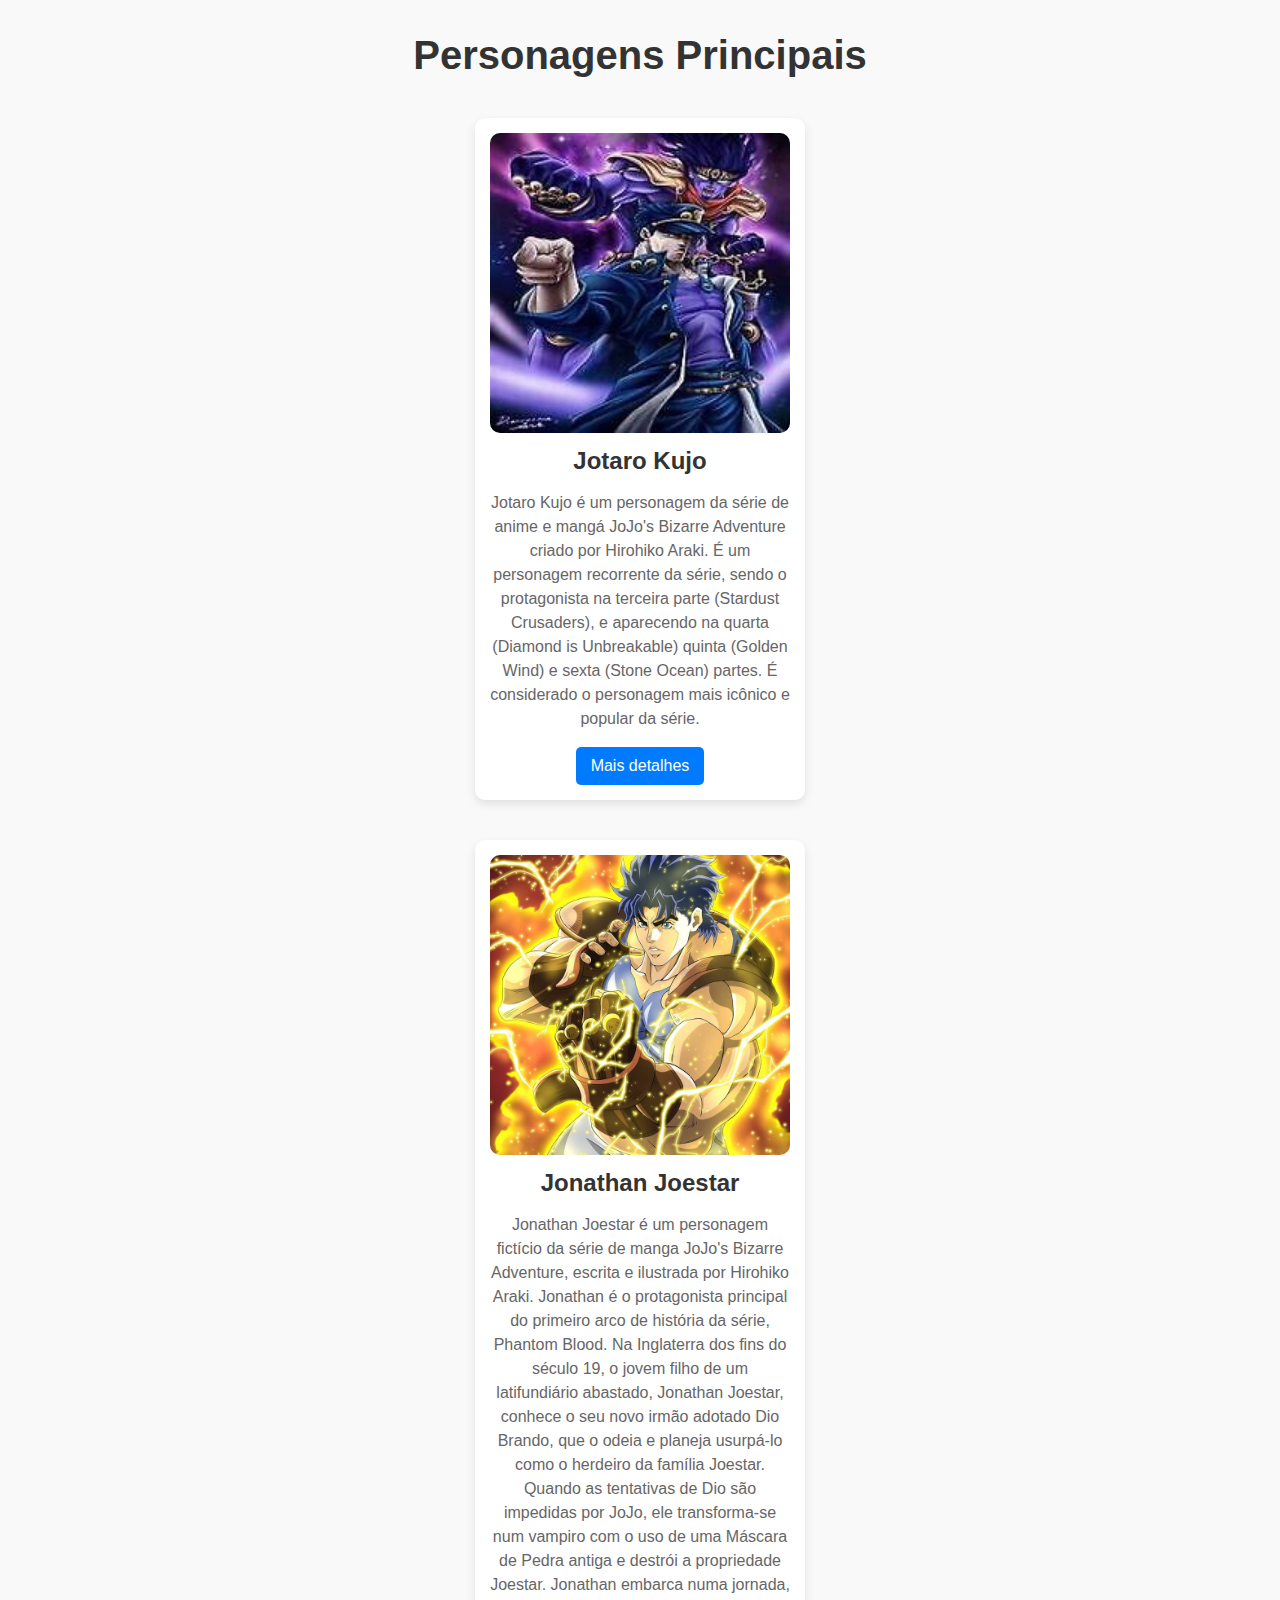
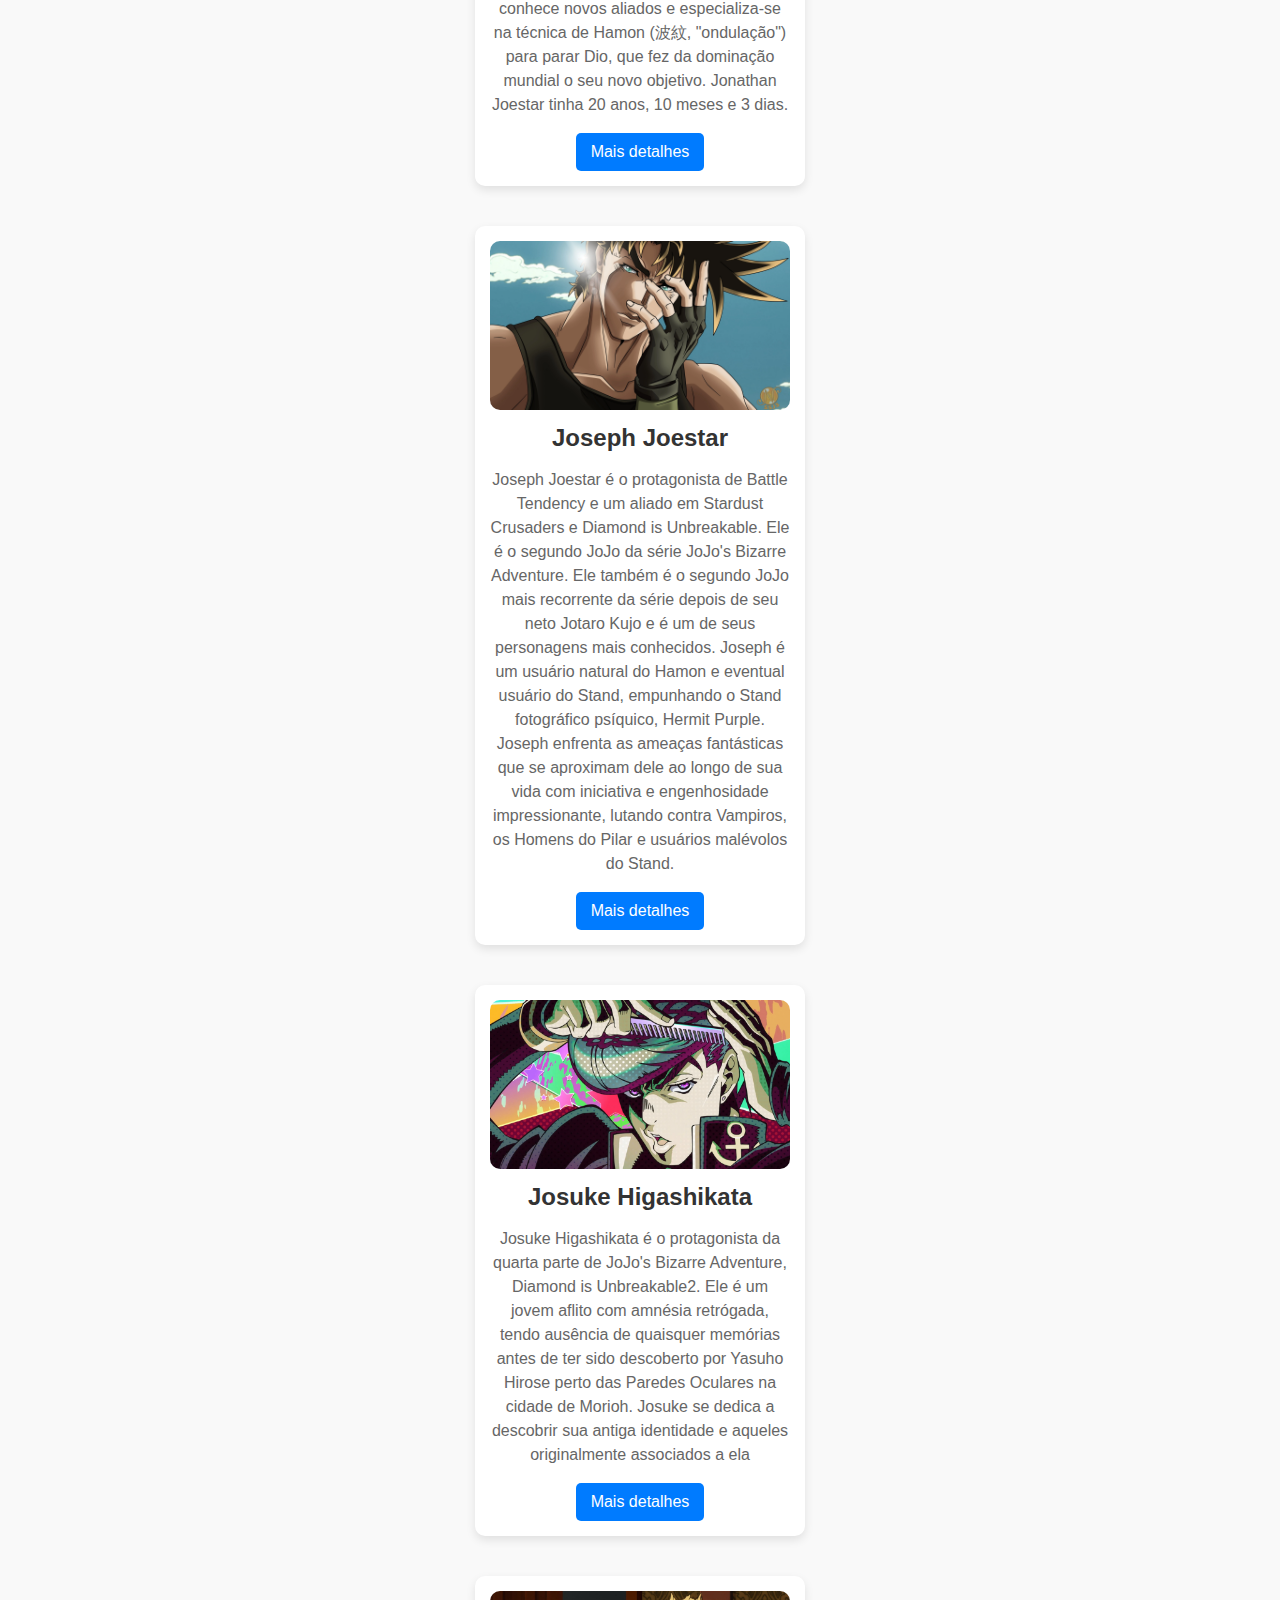
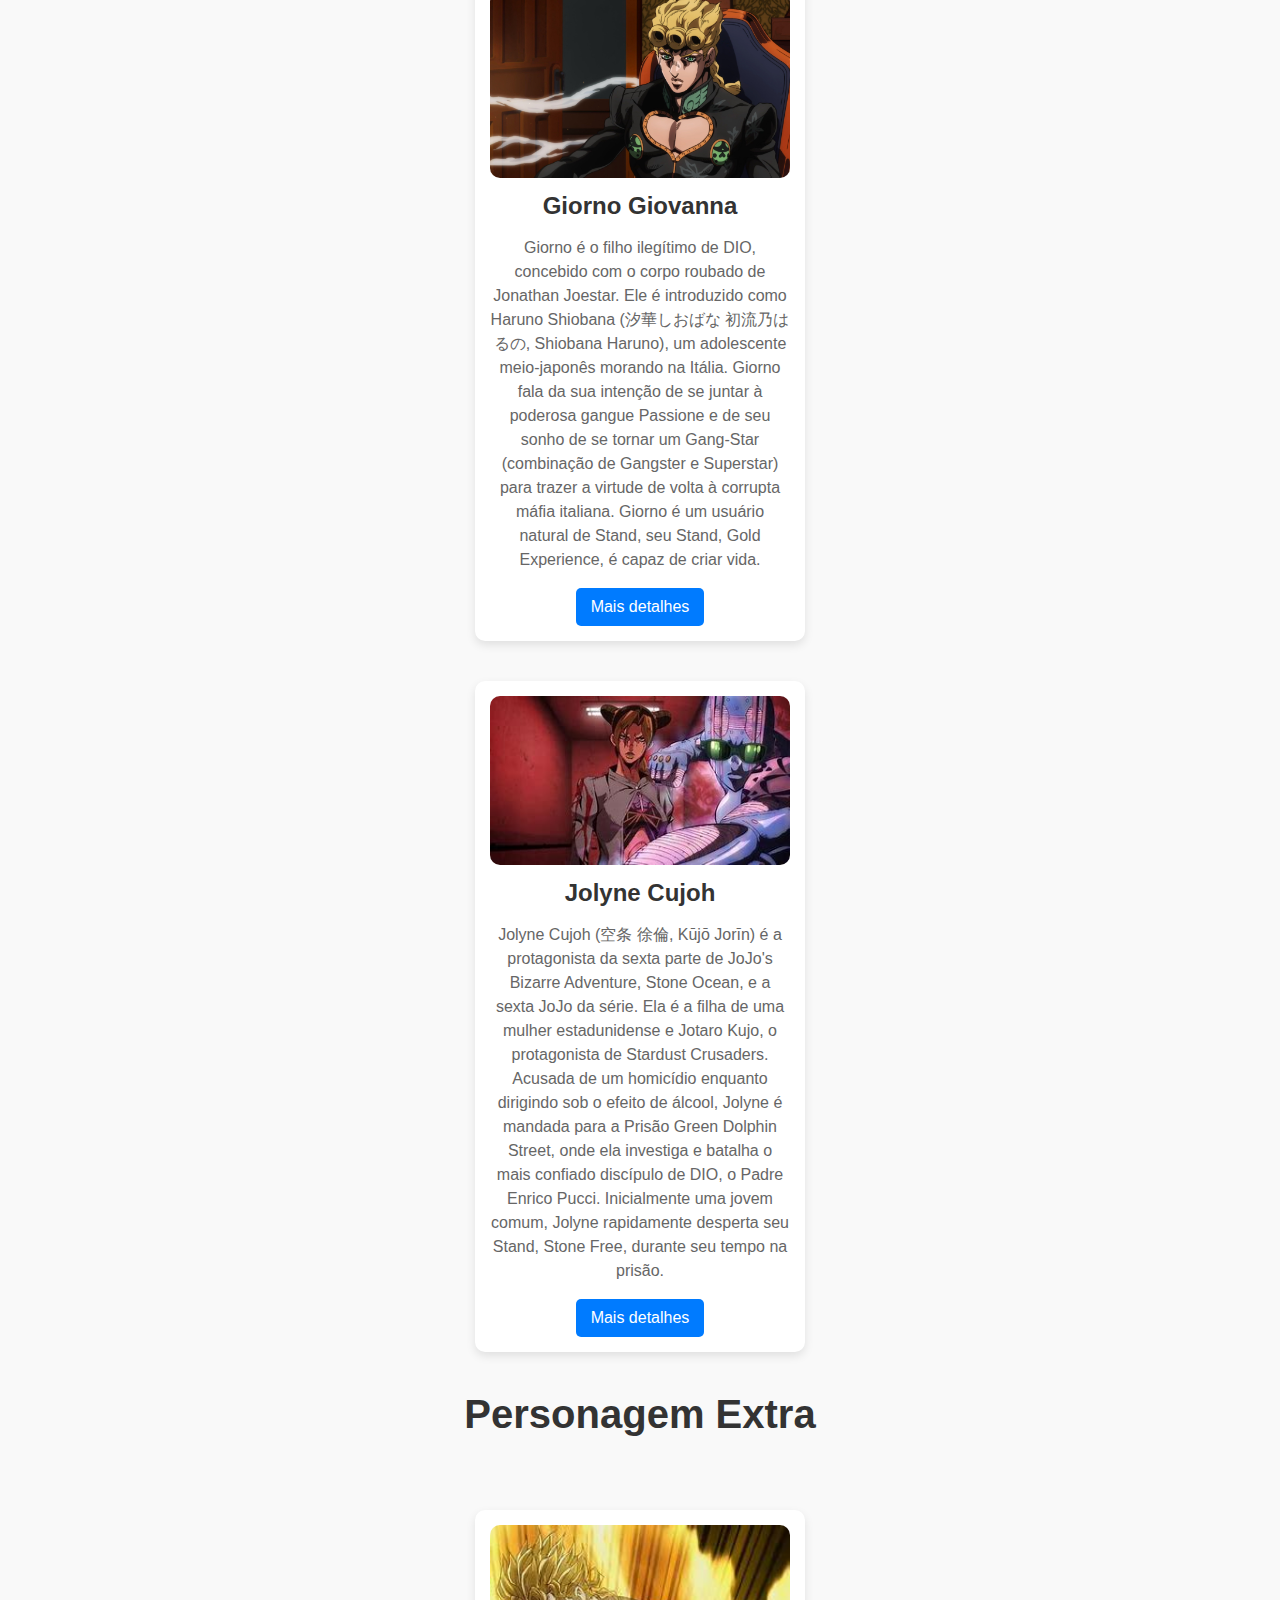
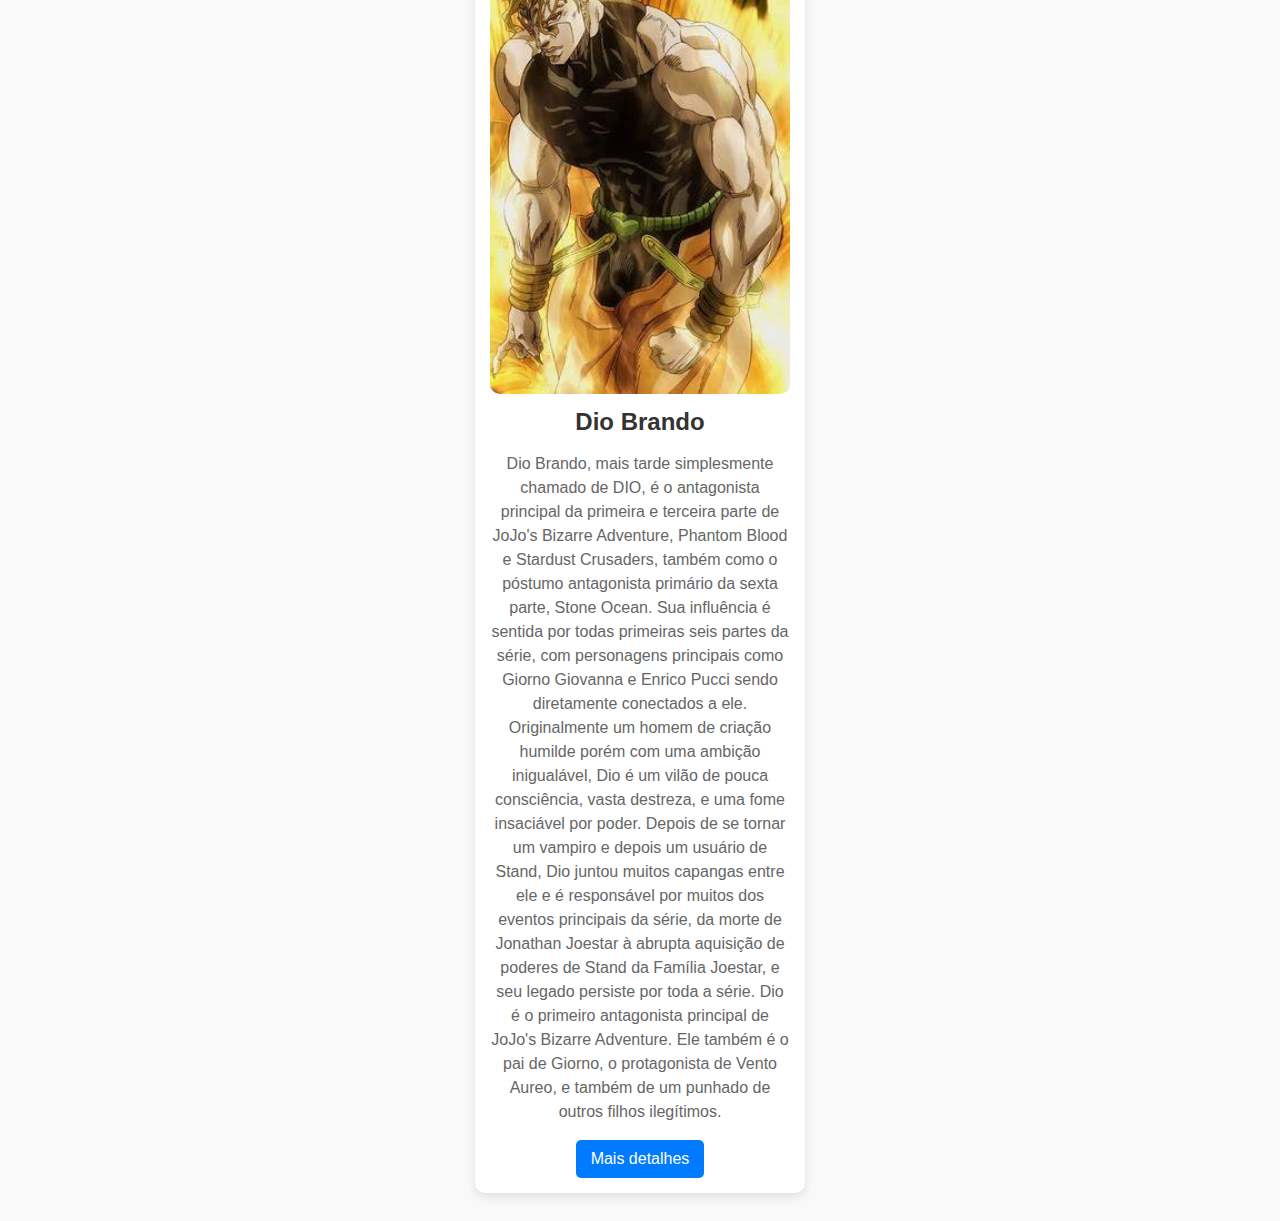
<file: GaleriaDePersonagens.html>
<!DOCTYPE html>
<html lang="pt-br">
<head>
  <meta charset="UTF-8">
  <meta name="viewport" content="width=device-width, initial-scale=1.0">
  <title>Personagens Principais</title>
  <link rel="stylesheet" href="styles.css">
  <style>
    /* Estilo para o container que vai manter os itens lado a lado */
    .container {
      display: flex;
      justify-content: center;
      align-items: center;
      gap: 20px;
      padding: 20px;
    }

    .character {
      background-color: #fff;
      border-radius: 10px;
      padding: 15px;
      width: 300px;
      box-shadow: 0 4px 10px rgba(0, 0, 0, 0.1);
      text-align: center;
    }

    .character img {
      width: 100%;
      height: auto;
      border-radius: 10px;
    }

    .character h3 {
      font-size: 1.5rem;
      color: #333;
      margin: 10px 0;
    }

    .character p {
      color: #666;
      font-size: 1rem;
      line-height: 1.5;
    }

    .character button {
      background-color: #007bff;
      color: white;
      border: none;
      padding: 10px 15px;
      font-size: 1rem;
      border-radius: 5px;
      cursor: pointer;
      transition: background-color 0.3s ease;
    }

    .character button:hover {
      background-color: #0056b3;
    }

    h2 {
      text-align: center;
      font-size: 2.5rem;
      margin-bottom: 20px;
      color: #333;
    }
    h4{
        text-align: center;
        font-size: 2.5rem;
        margin-top:20px;
    }
  </style>
</head>
<body>

  <section id="characters">
    <h2>Personagens Principais</h2>

    <!-- Container para as imagens e os textos lado a lado -->
    <div class="container">
      <div class="character">
        <img src="./star platinum.jpg" alt="Jotaro Kujo">
        <h3>Jotaro Kujo</h3>
        <p>Jotaro Kujo é um personagem da série de anime e mangá JoJo's Bizarre Adventure criado por Hirohiko Araki. É um personagem recorrente da série, sendo o protagonista na terceira parte (Stardust Crusaders), e aparecendo na quarta (Diamond is Unbreakable) quinta (Golden Wind) e sexta (Stone Ocean) partes. É considerado o personagem mais icônico e popular da série.</p>
        <button class="open-modal" data-target="jotaro-modal">Mais detalhes</button>
      </div>
      <!-- Você pode adicionar mais personagens aqui seguindo o mesmo formato -->
    </div>
    <div class="container">
        <div class="character">
          <img src="./Jonathana.jpg" alt="jonathan Joestar">
          <h3>Jonathan Joestar</h3>
          <p>Jonathan Joestar é um personagem fictício da série de manga JoJo's Bizarre Adventure, escrita e ilustrada por Hirohiko Araki. Jonathan é o protagonista principal do primeiro arco de história da série, Phantom Blood. Na Inglaterra dos fins do século 19, o jovem filho de um latifundiário abastado, Jonathan Joestar, conhece o seu novo irmão adotado Dio Brando, que o odeia e planeja usurpá-lo como o herdeiro da família Joestar. Quando as tentativas de Dio são impedidas por JoJo, ele transforma-se num vampiro com o uso de uma Máscara de Pedra antiga e destrói a propriedade Joestar. Jonathan embarca numa jornada, conhece novos aliados e especializa-se na técnica de Hamon (波紋, "ondulação") para parar Dio, que fez da dominação mundial o seu novo objetivo. Jonathan Joestar tinha 20 anos, 10 meses e 3 dias.</p>
          <button class="open-modal" data-target="jotaro-modal">Mais detalhes</button>
        </div>
        <!-- Você pode adicionar mais personagens aqui seguindo o mesmo formato -->
      </div>
      <div class="container">
        <div class="character">
          <img src="./jonathan.webp" alt="Joseph Joestar">
          <h3>Joseph Joestar</h3>
          <p>Joseph Joestar é o protagonista de Battle Tendency e um aliado em Stardust Crusaders e Diamond is Unbreakable. Ele é o segundo JoJo da série JoJo's Bizarre Adventure. Ele também é o segundo JoJo mais recorrente da série depois de seu neto Jotaro Kujo e é um de seus personagens mais conhecidos.
            Joseph é um usuário natural do Hamon e eventual usuário do Stand, empunhando o Stand fotográfico psíquico, Hermit Purple. Joseph enfrenta as ameaças fantásticas que se aproximam dele ao longo de sua vida com iniciativa e engenhosidade impressionante, lutando contra Vampiros, os Homens do Pilar e usuários malévolos do Stand.</p>
          <button class="open-modal" data-target="jotaro-modal">Mais detalhes</button>
        </div>
        <!-- Você pode adicionar mais personagens aqui seguindo o mesmo formato -->
      </div>
      <div class="container">
        <div class="character">
          <img src="./Josuke h.jpg" alt="Josuke">
          <h3>Josuke Higashikata</h3>
          <p>Josuke Higashikata é o protagonista da quarta parte de JoJo's Bizarre Adventure, Diamond is Unbreakable2. Ele é um jovem aflito com amnésia retrógada, tendo ausência de quaisquer memórias antes de ter sido descoberto por Yasuho Hirose perto das Paredes Oculares na cidade de Morioh. Josuke se dedica a descobrir sua antiga identidade e aqueles originalmente associados a ela</p>
          <button class="open-modal" data-target="jotaro-modal">Mais detalhes</button>
        </div>
        <!-- Você pode adicionar mais personagens aqui seguindo o mesmo formato -->
      </div>
      <div class="container">
        <div class="character">
          <img src="./Giorno g.jpg" alt="Giorno Giovanna">
          <h3>Giorno Giovanna</h3>
          <p>Giorno é o filho ilegítimo de DIO, concebido com o corpo roubado de Jonathan Joestar. Ele é introduzido como Haruno Shiobana (汐華しおばな 初流乃はるの, Shiobana Haruno), um adolescente meio-japonês morando na Itália. Giorno fala da sua intenção de se juntar à poderosa gangue Passione e de seu sonho de se tornar um Gang-Star (combinação de Gangster e Superstar) para trazer a virtude de volta à corrupta máfia italiana.
            Giorno é um usuário natural de Stand, seu Stand, Gold Experience, é capaz de criar vida.</p>
          <button class="open-modal" data-target="jotaro-modal">Mais detalhes</button>
        </div>
        <!-- Você pode adicionar mais personagens aqui seguindo o mesmo formato -->
      </div>
      <div class="container">
        <div class="character">
          <img src="./Jolyne kujo.jpg" alt="Jolyne Kujo">
          <h3>Jolyne Cujoh</h3>
          <p>Jolyne Cujoh (空条 徐倫, Kūjō Jorīn) é a protagonista da sexta parte de JoJo's Bizarre Adventure, Stone Ocean, e a sexta JoJo da série. Ela é a filha de uma mulher estadunidense e Jotaro Kujo, o protagonista de Stardust Crusaders.
            Acusada de um homicídio enquanto dirigindo sob o efeito de álcool, Jolyne é mandada para a Prisão Green Dolphin Street, onde ela investiga e batalha o mais confiado discípulo de DIO, o Padre Enrico Pucci. Inicialmente uma jovem comum, Jolyne rapidamente desperta seu Stand, Stone Free, durante seu tempo na prisão.</p>
          <button class="open-modal" data-target="jotaro-modal">Mais detalhes</button>
        </div>
        <!-- Você pode adicionar mais personagens aqui seguindo o mesmo formato -->
      </div>
      <h4>Personagem Extra</h4>
      
      <div class="container">
        <div class="character">
          <img src="./Dio Brando.jpg" alt="Dio Brando">
          <h3>Dio Brando</h3>
          <p>Dio Brando, mais tarde simplesmente chamado de DIO, é o antagonista principal da primeira e terceira parte de JoJo's Bizarre Adventure, Phantom Blood e Stardust Crusaders, também como o póstumo antagonista primário da sexta parte, Stone Ocean. Sua influência é sentida por todas primeiras seis partes da série, com personagens principais como Giorno Giovanna e Enrico Pucci sendo diretamente conectados a ele.
            Originalmente um homem de criação humilde porém com uma ambição inigualável, Dio é um vilão de pouca consciência, vasta destreza, e uma fome insaciável por poder. Depois de se tornar um vampiro e depois um usuário de Stand, Dio juntou muitos capangas entre ele e é responsável por muitos dos eventos principais da série, da morte de Jonathan Joestar à abrupta aquisição de poderes de Stand da Família Joestar, e seu legado persiste por toda a série.
            Dio é o primeiro antagonista principal de JoJo's Bizarre Adventure. Ele também é o pai de Giorno, o protagonista de Vento Aureo, e também de um punhado de outros filhos ilegítimos.</p>
          <button class="open-modal" data-target="jotaro-modal">Mais detalhes</button>
        </div>
        <!-- Você pode adicionar mais personagens aqui seguindo o mesmo formato -->
      </div>
  </section>

  



</body>
</html>
</file>
<file: styles.css>
.character img {
    transition: transform 0.3s, border 0.3s;
    text-align: center;
    align-items: center;
  }
  
  .character img:hover {
    transform: scale(1.1);
    border: 2px solid #f5a623;
    align-items: center;
  }
body {
    font-family: Impact, Haettenschweiler, 'Arial Narrow Bold', sans-serif;
    background-color: #f9f9f9;
    color: #333;
  
  }
  
  header {
    
    top: 0;
    width: 100%;
    background-color: #333;
    padding: 10px;
    color: #fff;
    text-align: center;
  }
  
  header nav ul {
    list-style: none;
    padding: 0;
  }
  
  header nav ul li {
    display: inline;
    margin: 0 15px;
  }
  
  header nav ul li a {
    color: #fff;
    text-decoration: none;
  }
  
  .banner {
    width: 100%;
    height: 400px;
    object-fit: cover;
  }
  
  .dark-mode {
    background-color: #121212;
    color: #fff;
  }
  
button {
    transition: background-color 0.3s, transform 0.3s;
  }
  
  button:hover {
    background-color: #ff4500;
    transform: scale(1.05);
  }
</file>
